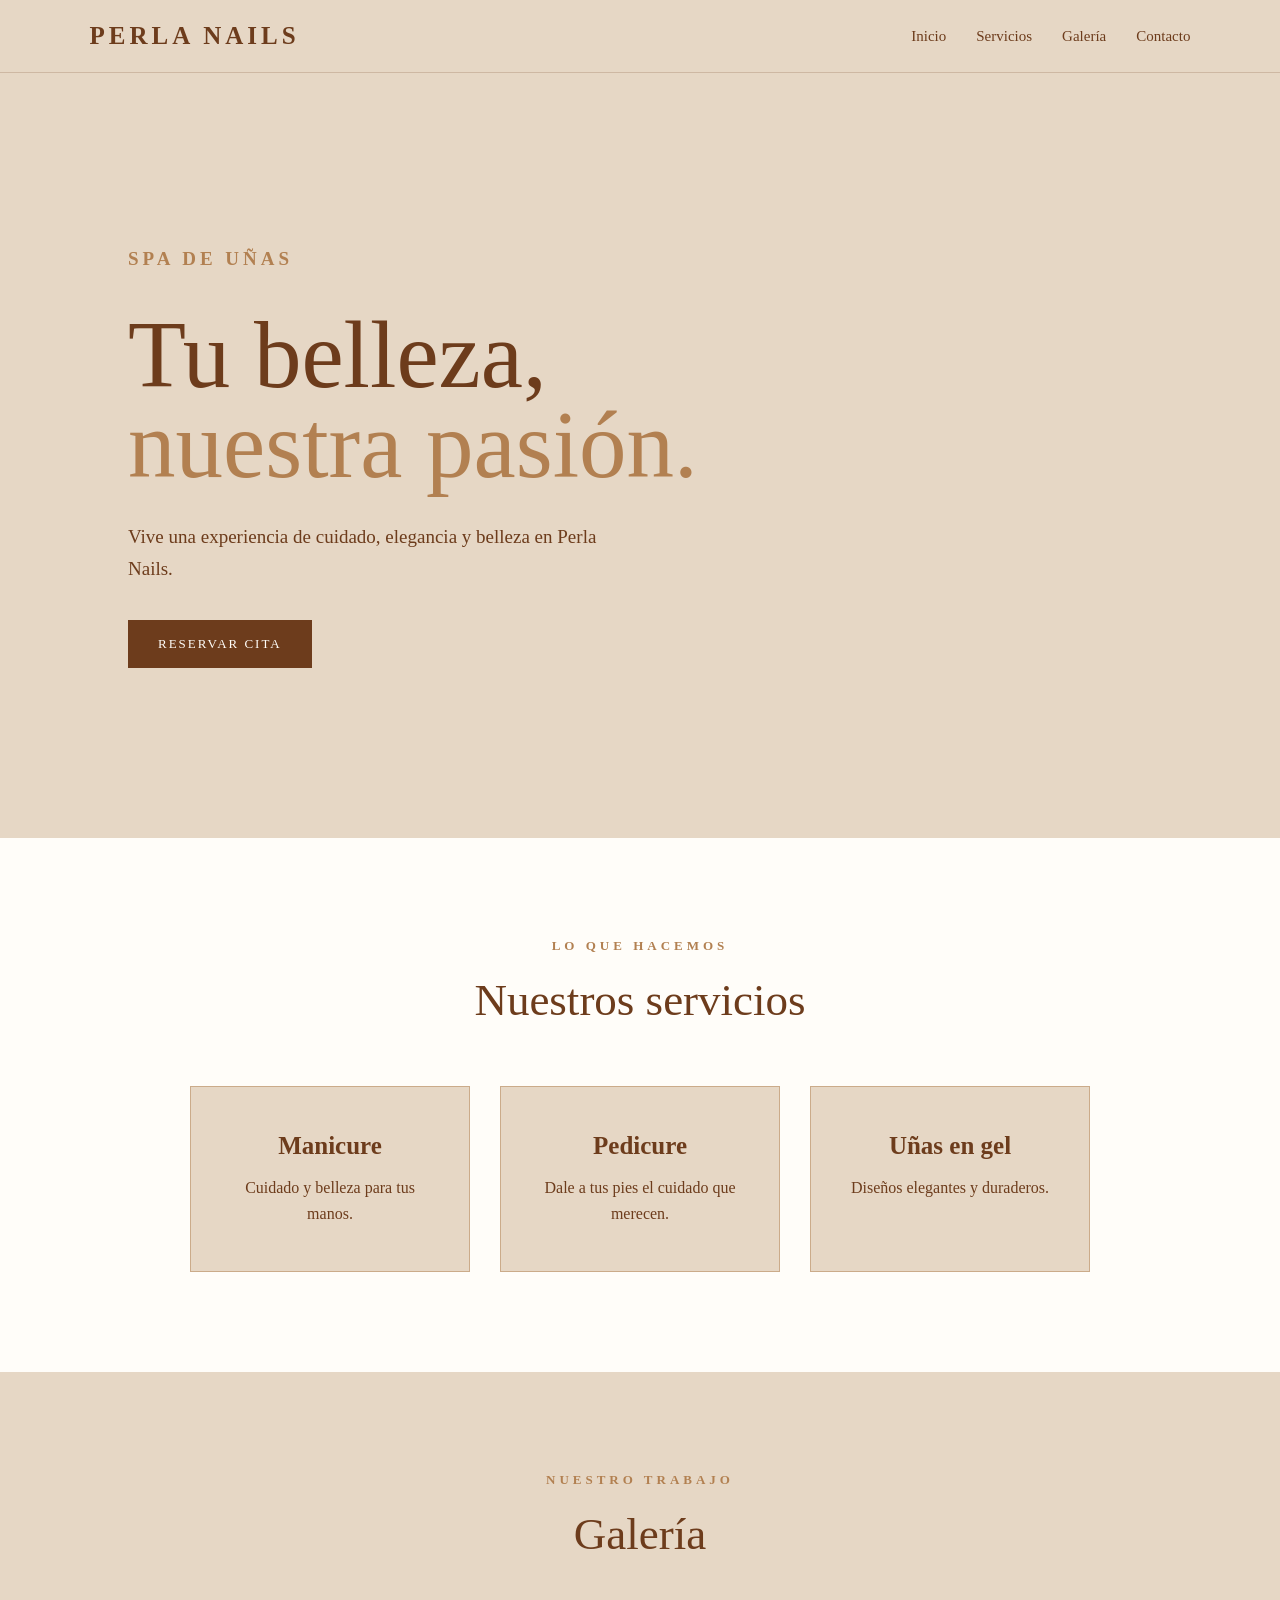
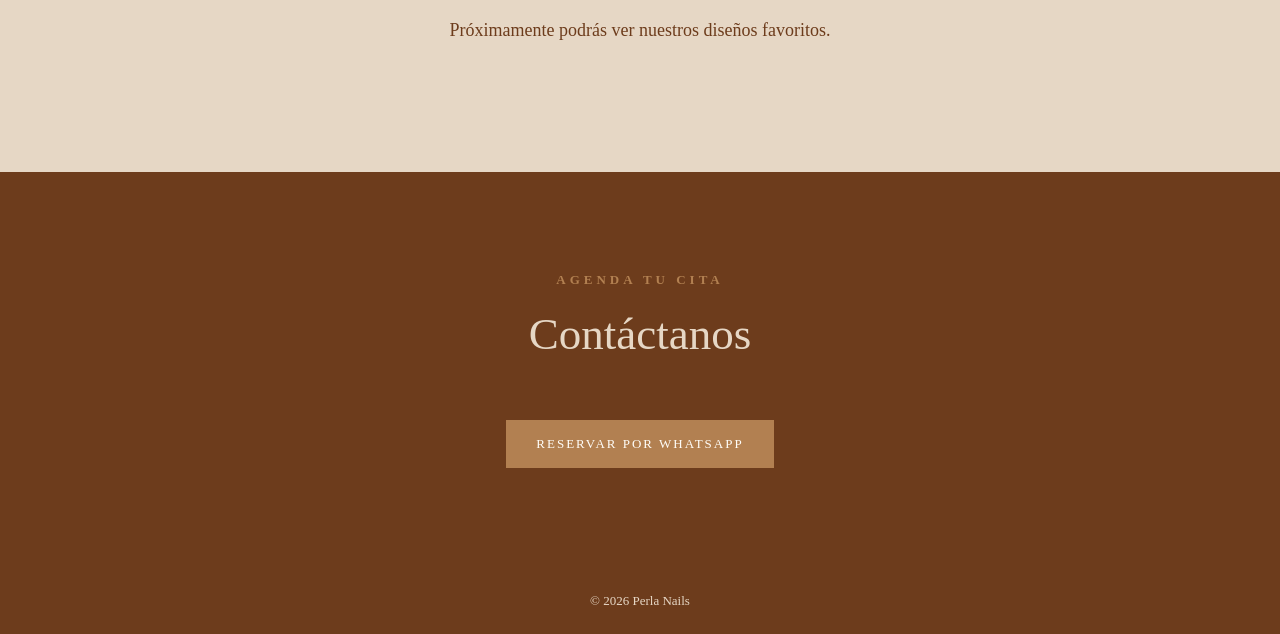
<file: index.html>
<!DOCTYPE html>
<html lang="es">
<head>
    <meta charset="UTF-8">
    <meta name="viewport" content="width=device-width, initial-scale=1.0">

    <title>Perla Nails | Spa de Uñas</title>

    <link rel="stylesheet" href="style.css">
</head>

<body>

    <header>
        <div class="logo">PERLA NAILS</div>

        <nav>
            <a href="#inicio">Inicio</a>
            <a href="#servicios">Servicios</a>
            <a href="#galeria">Galería</a>
            <a href="#contacto">Contacto</a>
        </nav>
    </header>


    <main>

        <section id="inicio" class="hero">

            <div class="hero-text">
                <p class="small-title">SPA DE UÑAS</p>

                <h1>Tu belleza,<br>
                    <span>nuestra pasión.</span>
                </h1>

                <p>
                    Vive una experiencia de cuidado, elegancia
                    y belleza en Perla Nails.
                </p>

                <a href="#contacto" class="button">
                    RESERVAR CITA
                </a>
            </div>

        </section>


        <section id="servicios" class="services">

            <p class="small-title">LO QUE HACEMOS</p>

            <h2>Nuestros servicios</h2>

            <div class="service-container">

                <div class="service">
                    <h3>Manicure</h3>
                    <p>
                        Cuidado y belleza para tus manos.
                    </p>
                </div>

                <div class="service">
                    <h3>Pedicure</h3>
                    <p>
                        Dale a tus pies el cuidado que merecen.
                    </p>
                </div>

                <div class="service">
                    <h3>Uñas en gel</h3>
                    <p>
                        Diseños elegantes y duraderos.
                    </p>
                </div>

            </div>

        </section>


        <section id="galeria" class="gallery">

            <p class="small-title">NUESTRO TRABAJO</p>

            <h2>Galería</h2>

            <p>
                Próximamente podrás ver nuestros diseños favoritos.
            </p>

        </section>


        <section id="contacto" class="contact">

            <p class="small-title">AGENDA TU CITA</p>

            <h2>Contáctanos</h2>

            <a href="#" class="button">
                RESERVAR POR WHATSAPP
            </a>

        </section>

    </main>


    <footer>
        <p>© 2026 Perla Nails</p>
    </footer>

</body>
</html>
</file>
<file: style.css>
/* =========================
   PERLA NAILS
   ========================= */

:root {
    --cafe: #6D3C1C;
    --crema: #E6D7C5;
    --dorado: #B28051;
    --blanco: #FFFDF9;
}

* {
    margin: 0;
    padding: 0;
    box-sizing: border-box;
}

html {
    scroll-behavior: smooth;
}

body {
    font-family: Georgia, serif;
    background: var(--crema);
    color: var(--cafe);
}


/* =========================
   ENCABEZADO
   ========================= */

header {
    width: 100%;
    padding: 22px 7%;
    display: flex;
    justify-content: space-between;
    align-items: center;
    background: var(--crema);
    border-bottom: 1px solid rgba(109, 60, 28, 0.2);
    position: sticky;
    top: 0;
    z-index: 1000;
}

.logo {
    font-size: 25px;
    font-weight: bold;
    letter-spacing: 4px;
    color: var(--cafe);
}

nav {
    display: flex;
    gap: 30px;
}

nav a {
    text-decoration: none;
    color: var(--cafe);
    font-size: 15px;
    transition: 0.3s;
}

nav a:hover {
    color: var(--dorado);
}


/* =========================
   INICIO
   ========================= */

.hero {
    min-height: 85vh;
    display: flex;
    align-items: center;
    padding: 80px 10%;
    background:
        linear-gradient(
            rgba(230, 215, 197, 0.88),
            rgba(230, 215, 197, 0.88)
        );
}

.hero-text {
    max-width: 650px;
}

.small-title {
    color: var(--dorado);
    font-size: 13px;
    letter-spacing: 4px;
    margin-bottom: 20px;
    font-weight: bold;
}

.hero h1 {
    font-size: clamp(50px, 8vw, 95px);
    line-height: 0.95;
    margin-bottom: 30px;
    font-weight: normal;
}

.hero h1 span {
    color: var(--dorado);
}

.hero p {
    font-size: 19px;
    line-height: 1.7;
    max-width: 500px;
    margin-bottom: 35px;
}


/* =========================
   BOTONES
   ========================= */

.button {
    display: inline-block;
    padding: 16px 30px;
    background: var(--cafe);
    color: var(--blanco);
    text-decoration: none;
    letter-spacing: 2px;
    font-size: 13px;
    transition: 0.3s;
}

.button:hover {
    background: var(--dorado);
}


/* =========================
   SERVICIOS
   ========================= */

.services {
    padding: 100px 10%;
    background: var(--blanco);
    text-align: center;
}

h2 {
    font-size: 45px;
    font-weight: normal;
    margin-bottom: 60px;
}

.service-container {
    display: flex;
    justify-content: center;
    gap: 30px;
    flex-wrap: wrap;
}

.service {
    width: 280px;
    padding: 45px 30px;
    border: 1px solid rgba(178, 128, 81, 0.5);
    background: var(--crema);
    transition: 0.3s;
}

.service:hover {
    transform: translateY(-8px);
    border-color: var(--dorado);
}

.service h3 {
    font-size: 25px;
    margin-bottom: 15px;
}

.service p {
    line-height: 1.6;
}


/* =========================
   GALERÍA
   ========================= */

.gallery {
    padding: 100px 10%;
    text-align: center;
    min-height: 400px;
}

.gallery p:last-child {
    font-size: 18px;
}


/* =========================
   CONTACTO
   ========================= */

.contact {
    padding: 100px 10%;
    background: var(--cafe);
    color: var(--crema);
    text-align: center;
}

.contact .small-title {
    color: var(--dorado);
}

.contact h2 {
    color: var(--crema);
}

.contact .button {
    background: var(--dorado);
}

.contact .button:hover {
    background: var(--crema);
    color: var(--cafe);
}


/* =========================
   PIE DE PÁGINA
   ========================= */

footer {
    padding: 25px;
    text-align: center;
    background: var(--cafe);
    color: var(--crema);
    font-size: 13px;
}


/* =========================
   CELULARES
   ========================= */

@media (max-width: 700px) {

    header {
        padding: 18px 5%;
        flex-direction: column;
        gap: 15px;
    }

    nav {
        gap: 15px;
        flex-wrap: wrap;
        justify-content: center;
    }

    nav a {
        font-size: 13px;
    }

    .hero {
        min-height: 80vh;
        padding: 60px 7%;
    }

    .hero h1 {
        font-size: 55px;
    }

    .hero p {
        font-size: 17px;
    }

    h2 {
        font-size: 38px;
    }

    .service {
        width: 100%;
    }
}
</file>
